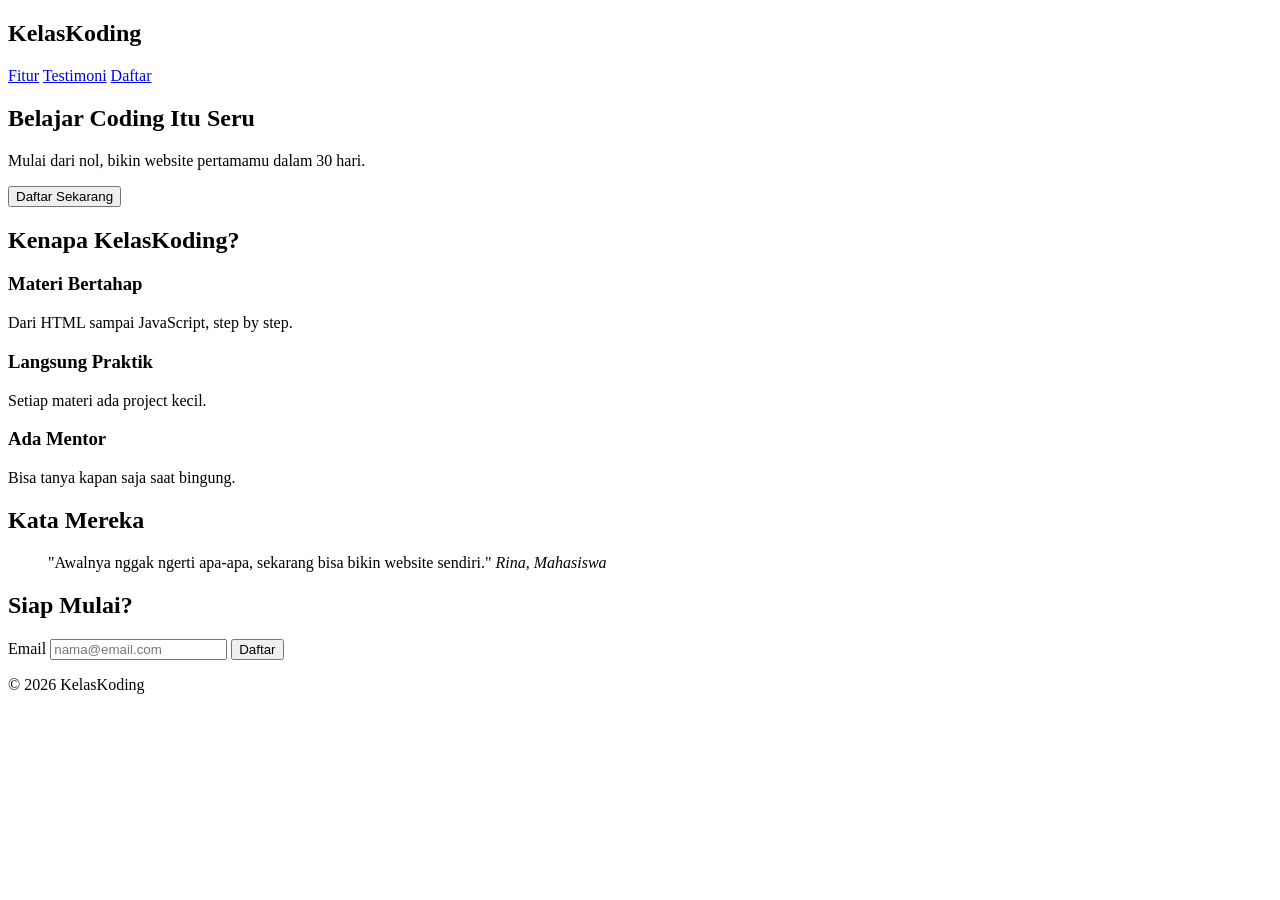
<file: 01-html-struktur/index.html>
<!DOCTYPE html>
<html lang="id">
<head>
  <meta charset="UTF-8">
  <meta name="viewport" content="width=device-width, initial-scale=1.0">
  <title>Step 1 - Struktur HTML</title>
</head>
<body>
  <header>
    <h2>KelasKoding</h2>
    <nav>
      <a href="#fitur">Fitur</a>
      <a href="#testimoni">Testimoni</a>
      <a href="#daftar">Daftar</a>
    </nav>
  </header>

  <main>
    <!-- Hero: bagian pertama yang dilihat pengunjung -->
    <section id="hero">
      <h1>Belajar Coding Itu Seru</h1>
      <p>Mulai dari nol, bikin website pertamamu dalam 30 hari.</p>
      <button>Daftar Sekarang</button>
    </section>

    <!-- Fitur: 3 alasan kenapa harus ikut -->
    <section id="fitur">
      <h2>Kenapa KelasKoding?</h2>
      <article>
        <h3>Materi Bertahap</h3>
        <p>Dari HTML sampai JavaScript, step by step.</p>
      </article>
      <article>
        <h3>Langsung Praktik</h3>
        <p>Setiap materi ada project kecil.</p>
      </article>
      <article>
        <h3>Ada Mentor</h3>
        <p>Bisa tanya kapan saja saat bingung.</p>
      </article>
    </section>

    <section id="testimoni">
      <h2>Kata Mereka</h2>
      <blockquote>
        "Awalnya nggak ngerti apa-apa, sekarang bisa bikin website sendiri."
        <cite>Rina, Mahasiswa</cite>
      </blockquote>
    </section>

    <section id="daftar">
      <h2>Siap Mulai?</h2>
      <form>
        <label for="email">Email</label>
        <input id="email" type="email" placeholder="nama@email.com">
        <button type="submit">Daftar</button>
      </form>
    </section>
  </main>

  <footer>
    <p>&copy; 2026 KelasKoding</p>
  </footer>
</body>
</html>
</file>
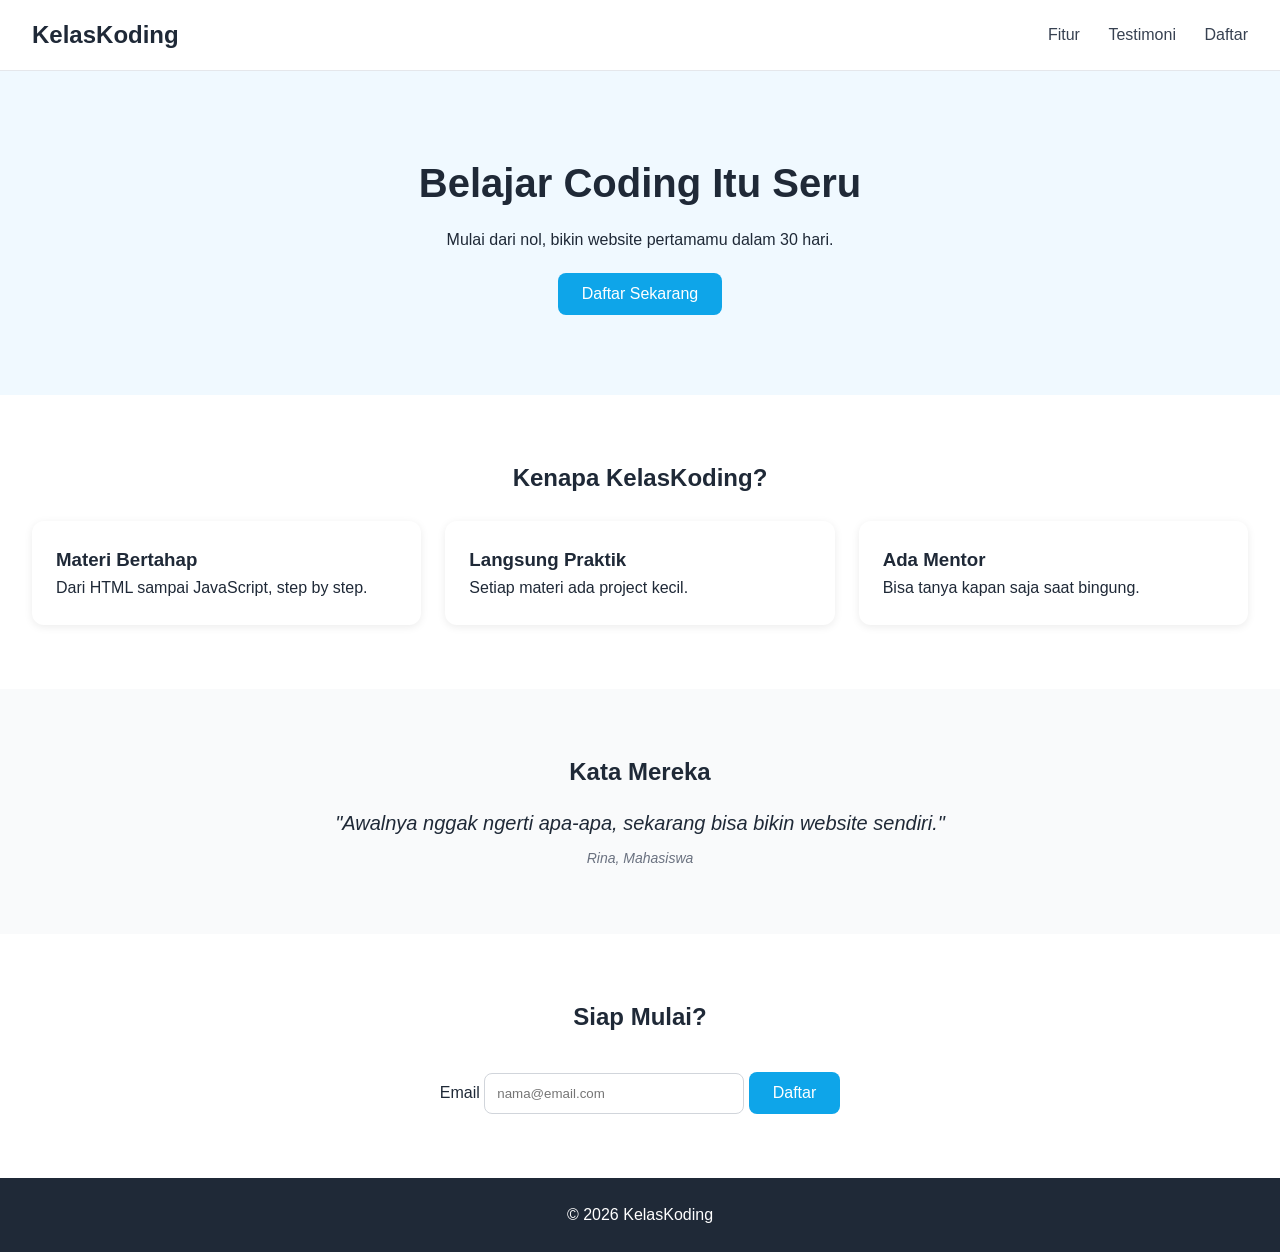
<file: 02-css-biasa/index.html>
<!DOCTYPE html>
<html lang="id">
<head>
  <meta charset="UTF-8">
  <meta name="viewport" content="width=device-width, initial-scale=1.0">
  <title>Step 2 - CSS Biasa</title>
  <link rel="stylesheet" href="style.css">
</head>
<body>
  <header>
    <h2>KelasKoding</h2>
    <nav>
      <a href="#fitur">Fitur</a>
      <a href="#testimoni">Testimoni</a>
      <a href="#daftar">Daftar</a>
    </nav>
  </header>

  <main>
    <!-- Hero: bagian pertama yang dilihat pengunjung -->
    <section id="hero">
      <h1>Belajar Coding Itu Seru</h1>
      <p>Mulai dari nol, bikin website pertamamu dalam 30 hari.</p>
      <button>Daftar Sekarang</button>
    </section>

    <!-- Fitur: 3 alasan kenapa harus ikut -->
    <section id="fitur">
      <h2>Kenapa KelasKoding?</h2>
      <article>
        <h3>Materi Bertahap</h3>
        <p>Dari HTML sampai JavaScript, step by step.</p>
      </article>
      <article>
        <h3>Langsung Praktik</h3>
        <p>Setiap materi ada project kecil.</p>
      </article>
      <article>
        <h3>Ada Mentor</h3>
        <p>Bisa tanya kapan saja saat bingung.</p>
      </article>
    </section>

    <section id="testimoni">
      <h2>Kata Mereka</h2>
      <blockquote>
        "Awalnya nggak ngerti apa-apa, sekarang bisa bikin website sendiri."
        <cite>Rina, Mahasiswa</cite>
      </blockquote>
    </section>

    <section id="daftar">
      <h2>Siap Mulai?</h2>
      <form>
        <label for="email">Email</label>
        <input id="email" type="email" placeholder="nama@email.com">
        <button type="submit">Daftar</button>
      </form>
    </section>
  </main>

  <footer>
    <p>&copy; 2026 KelasKoding</p>
  </footer>
</body>
</html>
</file>
<file: 02-css-biasa/style.css>
/* STEP 2: CSS biasa.
   Semua tampilan ditulis di file terpisah ini,
   lalu dihubungkan lewat <link rel="stylesheet"> di HTML. */

* {
  box-sizing: border-box;
  margin: 0;
}

body {
  font-family: Arial, sans-serif;
  color: #1f2937;
  line-height: 1.6;
}

/* Navbar: logo di kiri, menu di kanan */
header {
  display: flex;
  justify-content: space-between;
  align-items: center;
  padding: 16px 32px;
  border-bottom: 1px solid #e5e7eb;
}

nav a {
  margin-left: 24px;
  color: #374151;
  text-decoration: none;
}

nav a:hover {
  color: #0ea5e9;
}

/* Hero */
#hero {
  padding: 80px 32px;
  text-align: center;
  background: #f0f9ff;
}

#hero h1 {
  font-size: 40px;
  margin-bottom: 12px;
}

button {
  margin-top: 20px;
  padding: 12px 24px;
  border: none;
  border-radius: 8px;
  background: #0ea5e9;
  color: white;
  font-size: 16px;
  cursor: pointer;
}

button:hover {
  background: #0284c7;
}

/* Fitur: 3 kolom pakai grid */
#fitur {
  display: grid;
  grid-template-columns: repeat(3, 1fr);
  gap: 24px;
  padding: 64px 32px;
}

#fitur h2 {
  grid-column: 1 / -1; /* judul memenuhi semua kolom */
  text-align: center;
}

article {
  padding: 24px;
  border-radius: 12px;
  box-shadow: 0 2px 8px rgba(0, 0, 0, 0.08);
}

/* Testimoni */
#testimoni {
  padding: 64px 32px;
  text-align: center;
  background: #f9fafb;
}

blockquote {
  margin-top: 16px;
  font-size: 20px;
  font-style: italic;
}

cite {
  display: block;
  margin-top: 8px;
  font-size: 14px;
  color: #6b7280;
}

/* Form daftar */
#daftar {
  padding: 64px 32px;
  text-align: center;
}

form {
  margin-top: 16px;
}

input {
  padding: 12px;
  width: 260px;
  border: 1px solid #d1d5db;
  border-radius: 8px;
}

footer {
  padding: 24px;
  text-align: center;
  background: #1f2937;
  color: white;
}
</file>
